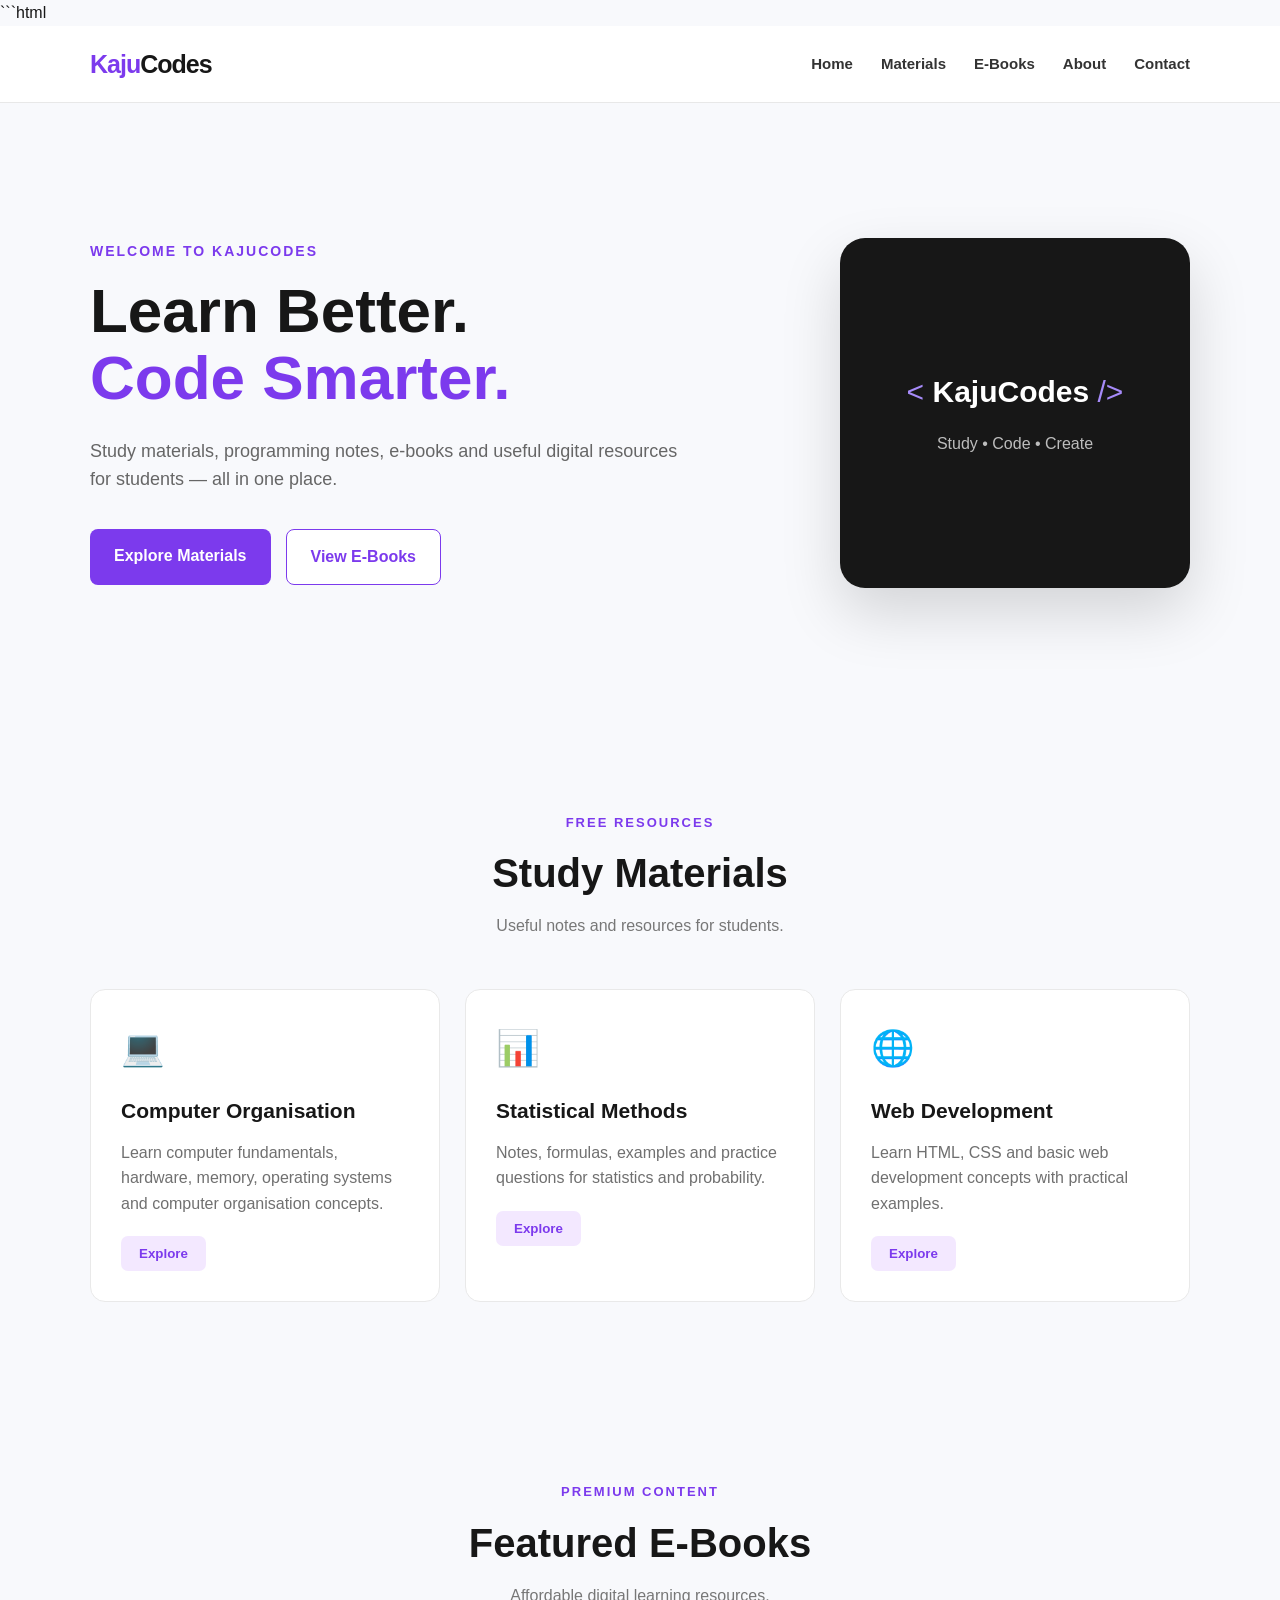
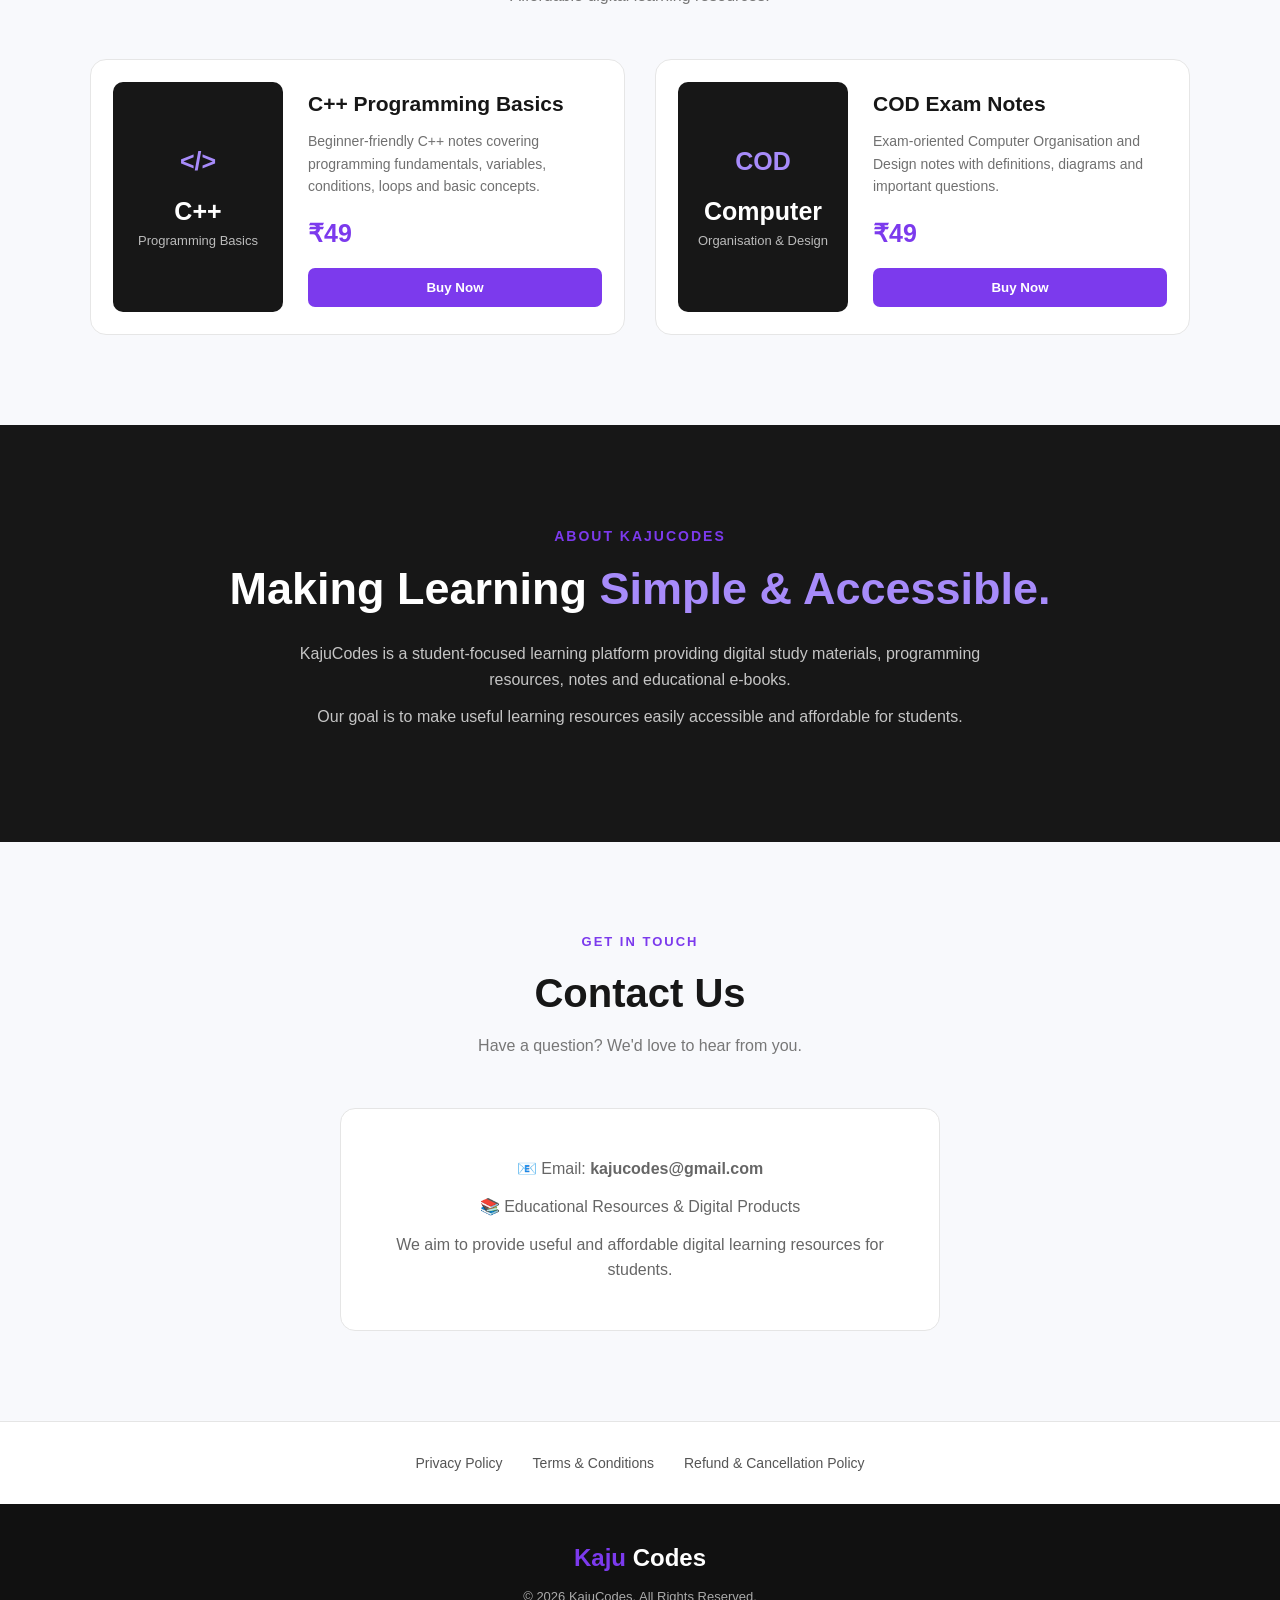
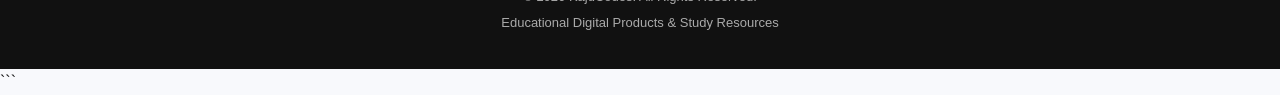
<file: index.html>
```html
<!DOCTYPE html>
<html lang="en">

<head>
    <meta charset="UTF-8">
    <meta name="viewport" content="width=device-width, initial-scale=1.0">

    <title>KajuCodes | Study Materials & E-Books</title>

    <link rel="stylesheet" href="style.css">
</head>

<body>

    <!-- ================= NAVBAR ================= -->

    <header>
        <nav class="navbar">

            <div class="logo">
                <span>Kaju</span>Codes
            </div>

            <div class="nav-links">

                <a href="#home">Home</a>

                <a href="#materials">Materials</a>

                <a href="#ebooks">E-Books</a>

                <a href="#about">About</a>

                <a href="#contact">Contact</a>

            </div>

        </nav>
    </header>


    <!-- ================= HERO SECTION ================= -->

    <section id="home" class="hero">

        <div class="hero-content">

            <p class="small-title">
                WELCOME TO KAJUCODES
            </p>

            <h1>
                Learn Better.<br>
                <span>Code Smarter.</span>
            </h1>

            <p>
                Study materials, programming notes, e-books and
                useful digital resources for students — all in one place.
            </p>

            <div class="hero-buttons">

                <a href="#materials" class="btn primary-btn">
                    Explore Materials
                </a>

                <a href="#ebooks" class="btn secondary-btn">
                    View E-Books
                </a>

            </div>

        </div>


        <div class="hero-card">

            <div class="code-box">

                <span>&lt;</span>

                <strong>KajuCodes</strong>

                <span>/&gt;</span>

            </div>

            <p>
                Study • Code • Create
            </p>

        </div>

    </section>


    <!-- ================= STUDY MATERIALS ================= -->

    <section id="materials" class="section">

        <div class="section-heading">

            <p>
                FREE RESOURCES
            </p>

            <h2>
                Study Materials
            </h2>

            <span>
                Useful notes and resources for students.
            </span>

        </div>


        <div class="cards">


            <!-- COD -->

            <div class="card">

                <div class="icon">
                    💻
                </div>

                <h3>
                    Computer Organisation
                </h3>

                <p>
                    Learn computer fundamentals, hardware,
                    memory, operating systems and computer
                    organisation concepts.
                </p>

                <button onclick="showMessage()">
                    Explore
                </button>

            </div>


            <!-- STATISTICS -->

            <div class="card">

                <div class="icon">
                    📊
                </div>

                <h3>
                    Statistical Methods
                </h3>

                <p>
                    Notes, formulas, examples and practice
                    questions for statistics and probability.
                </p>

                <button onclick="showMessage()">
                    Explore
                </button>

            </div>


            <!-- WEB DEVELOPMENT -->

            <div class="card">

                <div class="icon">
                    🌐
                </div>

                <h3>
                    Web Development
                </h3>

                <p>
                    Learn HTML, CSS and basic web development
                    concepts with practical examples.
                </p>

                <button onclick="showMessage()">
                    Explore
                </button>

            </div>


        </div>

    </section>


    <!-- ================= E-BOOKS ================= -->

    <section id="ebooks" class="section ebooks-section">

        <div class="section-heading">

            <p>
                PREMIUM CONTENT
            </p>

            <h2>
                Featured E-Books
            </h2>

            <span>
                Affordable digital learning resources.
            </span>

        </div>


        <div class="ebook-container">


            <!-- C++ EBOOK -->

            <div class="ebook-card">

                <div class="ebook-cover">

                    <span>
                        &lt;/&gt;
                    </span>

                    <h3>
                        C++
                    </h3>

                    <p>
                        Programming Basics
                    </p>

                </div>


                <div class="ebook-info">

                    <h3>
                        C++ Programming Basics
                    </h3>

                    <p>
                        Beginner-friendly C++ notes covering
                        programming fundamentals, variables,
                        conditions, loops and basic concepts.
                    </p>

                    <div class="price">
                        ₹49
                    </div>

                    <button
                        class="buy-btn"
                        onclick="buyProduct('C++ Programming Basics')">

                        Buy Now

                    </button>

                </div>

            </div>



            <!-- COD EBOOK -->

            <div class="ebook-card">

                <div class="ebook-cover">

                    <span>
                        COD
                    </span>

                    <h3>
                        Computer
                    </h3>

                    <p>
                        Organisation & Design
                    </p>

                </div>


                <div class="ebook-info">

                    <h3>
                        COD Exam Notes
                    </h3>

                    <p>
                        Exam-oriented Computer Organisation
                        and Design notes with definitions,
                        diagrams and important questions.
                    </p>

                    <div class="price">
                        ₹49
                    </div>

                    <button
                        class="buy-btn"
                        onclick="buyProduct('COD Exam Notes')">

                        Buy Now

                    </button>

                </div>

            </div>


        </div>

    </section>


    <!-- ================= ABOUT ================= -->

    <section id="about" class="about-section">

        <div class="about-content">

            <p class="small-title">
                ABOUT KAJUCODES
            </p>

            <h2>
                Making Learning
                <span>Simple & Accessible.</span>
            </h2>

            <p>
                KajuCodes is a student-focused learning platform
                providing digital study materials, programming
                resources, notes and educational e-books.
            </p>

            <p>
                Our goal is to make useful learning resources
                easily accessible and affordable for students.
            </p>

        </div>

    </section>


    <!-- ================= CONTACT ================= -->

    <section id="contact" class="section contact-section">

        <div class="section-heading">

            <p>
                GET IN TOUCH
            </p>

            <h2>
                Contact Us
            </h2>

            <span>
                Have a question? We'd love to hear from you.
            </span>

        </div>


        <div class="contact-box">

            <p>
                📧 Email:
                <strong>
                    kajucodes@gmail.com
                </strong>
            </p>

            <p>
                📚 Educational Resources & Digital Products
            </p>

            <p>
                We aim to provide useful and affordable
                digital learning resources for students.
            </p>

        </div>

    </section>


    <!-- ================= POLICIES ================= -->

    <section class="policies">

        <a href="privacy.html">
            Privacy Policy
        </a>

        <a href="terms.html">
            Terms & Conditions
        </a>

        <a href="refund.html">
            Refund & Cancellation Policy
        </a>

    </section>


    <!-- ================= FOOTER ================= -->

    <footer>

        <div class="footer-logo">

            <span>
                Kaju
            </span>Codes

        </div>

        <p>
            © 2026 KajuCodes. All Rights Reserved.
        </p>

        <p>
            Educational Digital Products & Study Resources
        </p>

    </footer>


    <!-- ================= JAVASCRIPT ================= -->

    <script src="script.js"></script>

</body>

</html>
```
</file>
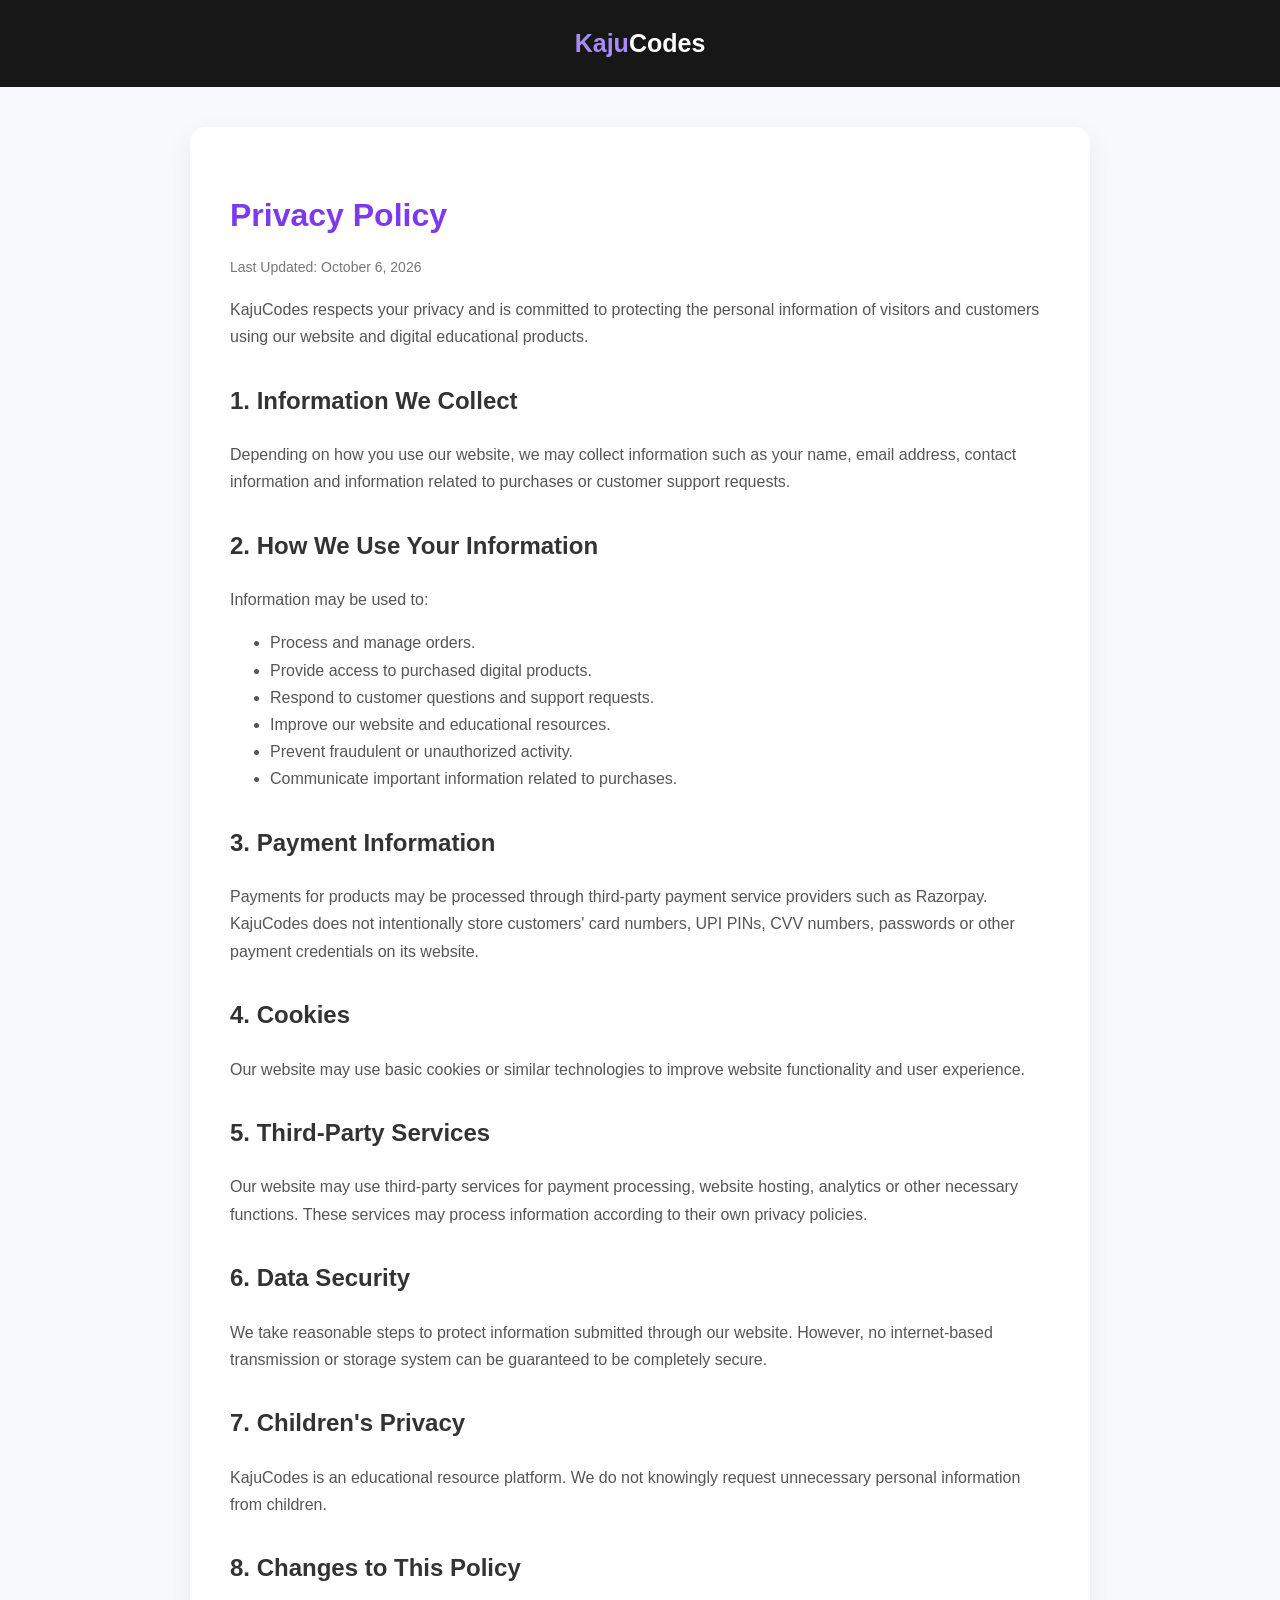
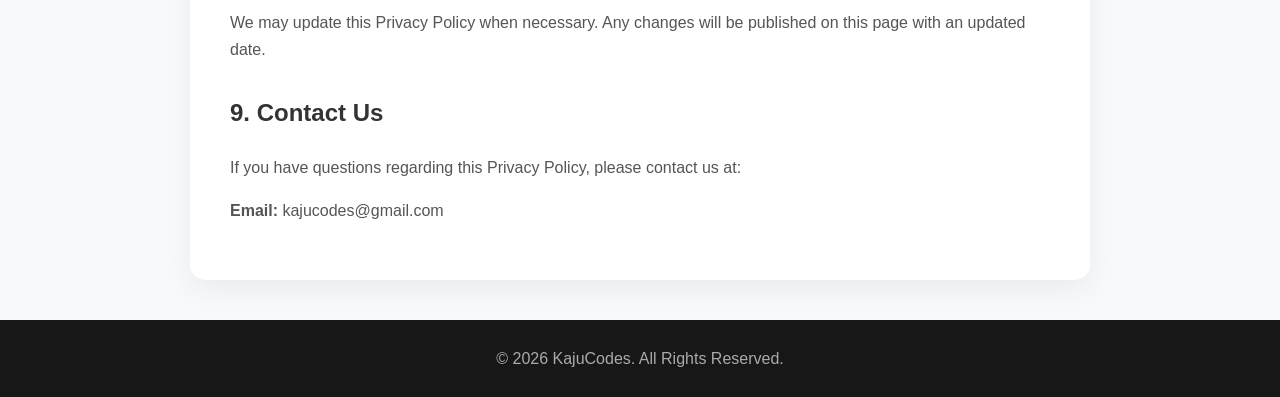
<file: privacy.html>
<!DOCTYPE html>
<html lang="en">
<head>
    <meta charset="UTF-8">
    <meta name="viewport" content="width=device-width, initial-scale=1.0">

    <title>Privacy Policy | KajuCodes</title>

    <style>
        * {
            box-sizing: border-box;
        }

        body {
            margin: 0;
            font-family: Arial, Helvetica, sans-serif;
            background: #f8f9fc;
            color: #222;
            line-height: 1.7;
        }

        header {
            background: #171717;
            padding: 22px;
            text-align: center;
        }

        header a {
            color: white;
            text-decoration: none;
            font-size: 25px;
            font-weight: bold;
        }

        header span {
            color: #a78bfa;
        }

        .container {
            max-width: 900px;
            margin: 40px auto;
            padding: 40px;
            background: white;
            border-radius: 15px;
            box-shadow: 0 10px 30px rgba(0,0,0,0.06);
        }

        h1 {
            color: #7c3aed;
            margin-bottom: 10px;
        }

        h2 {
            margin-top: 30px;
            color: #333;
        }

        p, li {
            color: #555;
        }

        .updated {
            color: #777;
            font-size: 14px;
        }

        a {
            color: #7c3aed;
        }

        footer {
            text-align: center;
            background: #171717;
            color: #aaa;
            padding: 25px;
            margin-top: 40px;
        }

        @media (max-width: 600px) {
            .container {
                margin: 20px;
                padding: 25px;
            }
        }
    </style>
</head>

<body>

<header>
    <a href="index.html">
        <span>Kaju</span>Codes
    </a>
</header>

<div class="container">

    <h1>Privacy Policy</h1>

    <p class="updated">
        Last Updated: October 6, 2026
    </p>

    <p>
        KajuCodes respects your privacy and is committed to protecting
        the personal information of visitors and customers using our
        website and digital educational products.
    </p>

    <h2>1. Information We Collect</h2>

    <p>
        Depending on how you use our website, we may collect information
        such as your name, email address, contact information and
        information related to purchases or customer support requests.
    </p>

    <h2>2. How We Use Your Information</h2>

    <p>
        Information may be used to:
    </p>

    <ul>
        <li>Process and manage orders.</li>
        <li>Provide access to purchased digital products.</li>
        <li>Respond to customer questions and support requests.</li>
        <li>Improve our website and educational resources.</li>
        <li>Prevent fraudulent or unauthorized activity.</li>
        <li>Communicate important information related to purchases.</li>
    </ul>

    <h2>3. Payment Information</h2>

    <p>
        Payments for products may be processed through third-party
        payment service providers such as Razorpay. KajuCodes does not
        intentionally store customers' card numbers, UPI PINs, CVV
        numbers, passwords or other payment credentials on its website.
    </p>

    <h2>4. Cookies</h2>

    <p>
        Our website may use basic cookies or similar technologies to
        improve website functionality and user experience.
    </p>

    <h2>5. Third-Party Services</h2>

    <p>
        Our website may use third-party services for payment processing,
        website hosting, analytics or other necessary functions.
        These services may process information according to their own
        privacy policies.
    </p>

    <h2>6. Data Security</h2>

    <p>
        We take reasonable steps to protect information submitted through
        our website. However, no internet-based transmission or storage
        system can be guaranteed to be completely secure.
    </p>

    <h2>7. Children's Privacy</h2>

    <p>
        KajuCodes is an educational resource platform. We do not
        knowingly request unnecessary personal information from children.
    </p>

    <h2>8. Changes to This Policy</h2>

    <p>
        We may update this Privacy Policy when necessary. Any changes
        will be published on this page with an updated date.
    </p>

    <h2>9. Contact Us</h2>

    <p>
        If you have questions regarding this Privacy Policy, please
        contact us at:
    </p>

    <p>
        <strong>Email:</strong>
        kajucodes@gmail.com
    </p>

</div>

<footer>
    © 2026 KajuCodes. All Rights Reserved.
</footer>

</body>
</html>
</file>
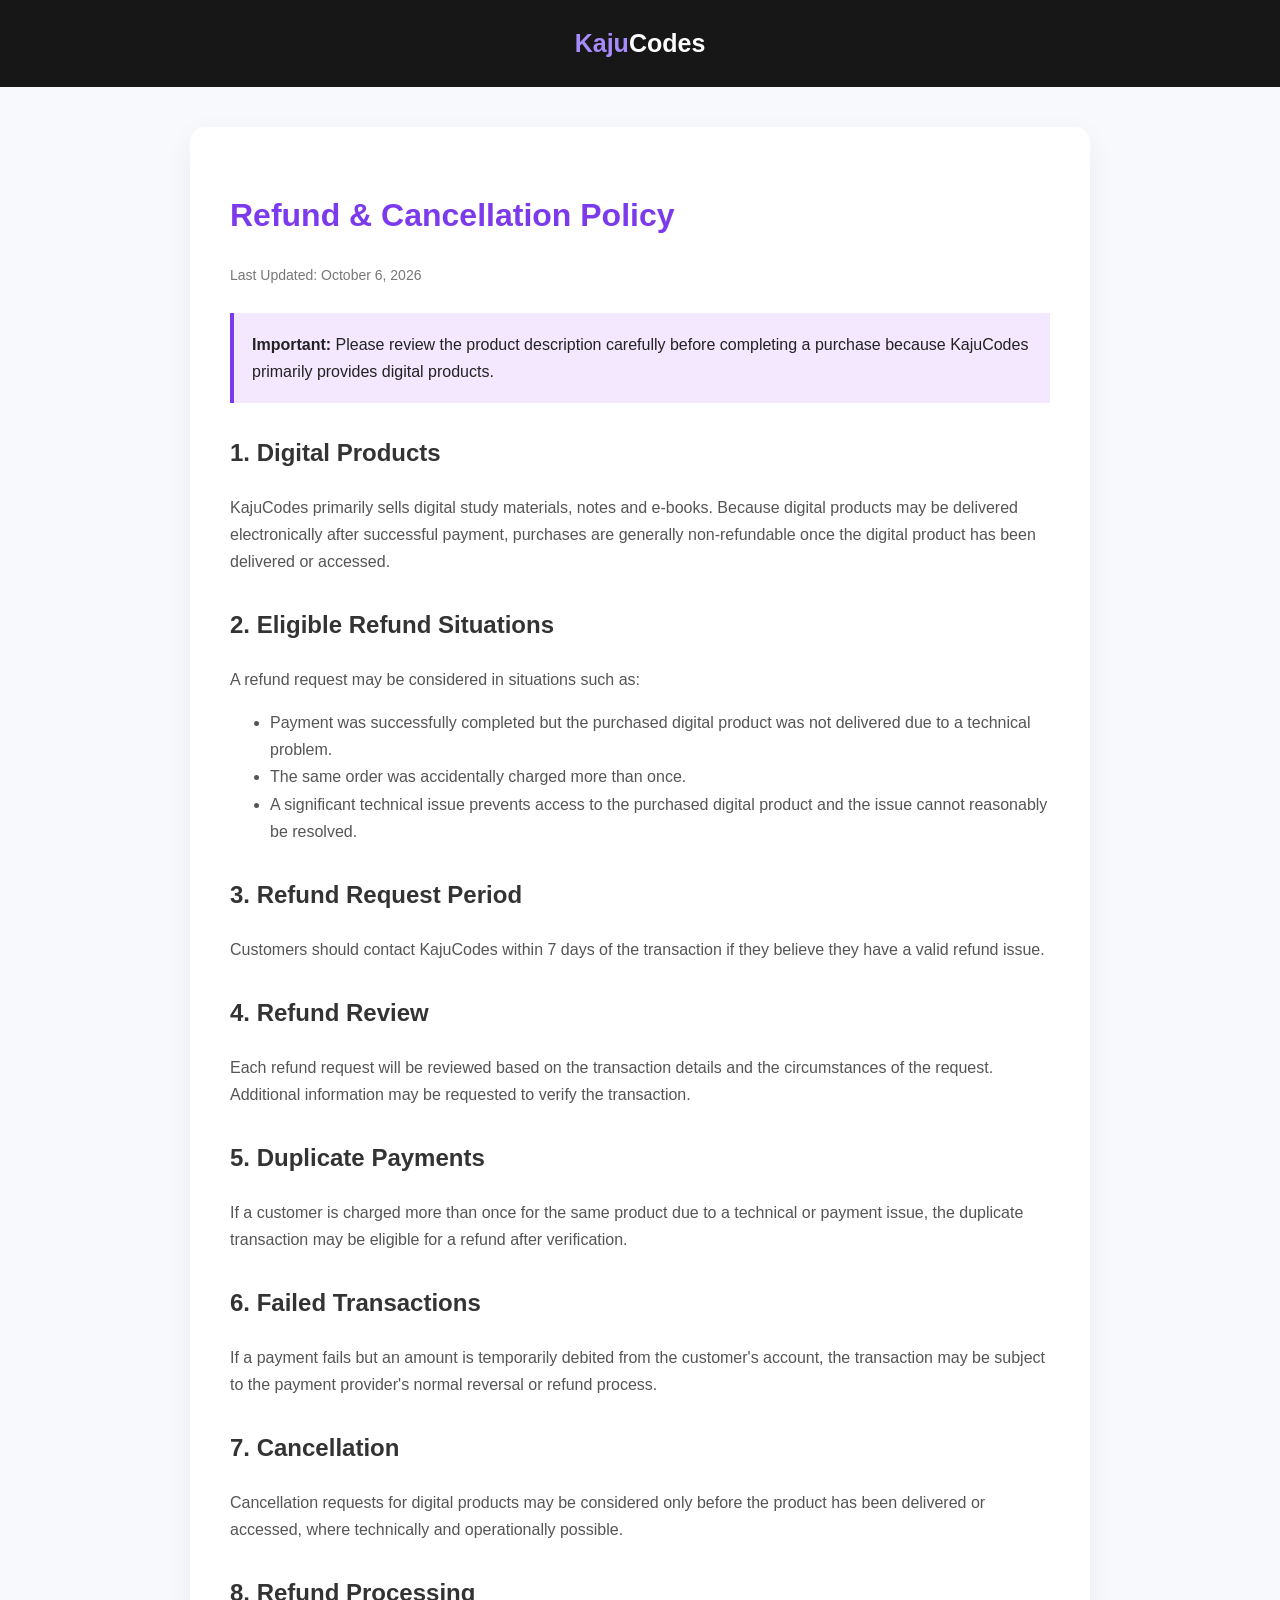
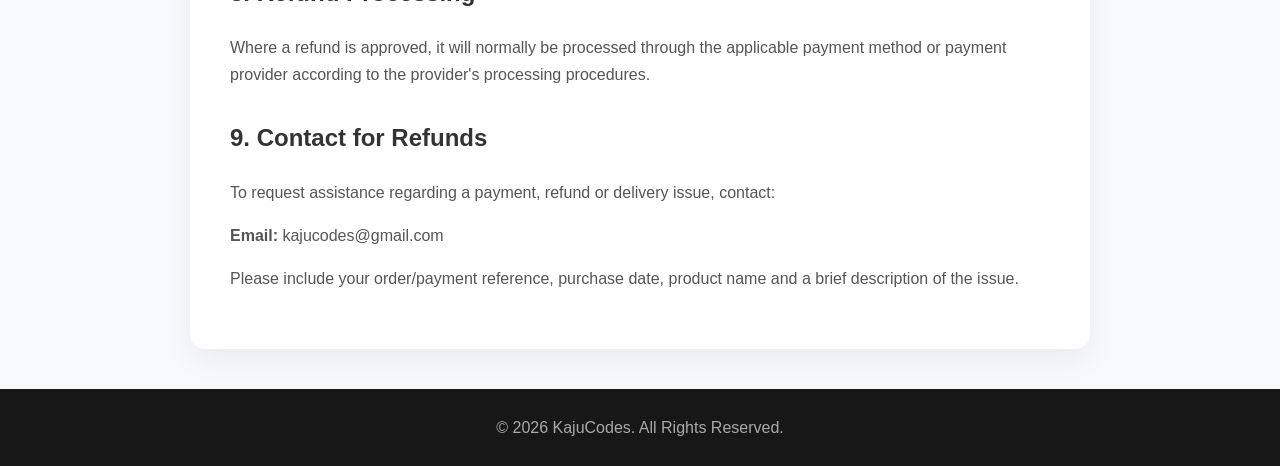
<file: refund.html>
<!DOCTYPE html>
<html lang="en">
<head>
    <meta charset="UTF-8">
    <meta name="viewport" content="width=device-width, initial-scale=1.0">

    <title>Refund & Cancellation Policy | KajuCodes</title>

    <style>
        * {
            box-sizing: border-box;
        }

        body {
            margin: 0;
            font-family: Arial, Helvetica, sans-serif;
            background: #f8f9fc;
            color: #222;
            line-height: 1.7;
        }

        header {
            background: #171717;
            padding: 22px;
            text-align: center;
        }

        header a {
            color: white;
            text-decoration: none;
            font-size: 25px;
            font-weight: bold;
        }

        header span {
            color: #a78bfa;
        }

        .container {
            max-width: 900px;
            margin: 40px auto;
            padding: 40px;
            background: white;
            border-radius: 15px;
            box-shadow: 0 10px 30px rgba(0,0,0,0.06);
        }

        h1 {
            color: #7c3aed;
        }

        h2 {
            margin-top: 30px;
            color: #333;
        }

        p, li {
            color: #555;
        }

        .updated {
            color: #777;
            font-size: 14px;
        }

        .important {
            background: #f3e8ff;
            border-left: 4px solid #7c3aed;
            padding: 18px;
            margin: 25px 0;
        }

        footer {
            text-align: center;
            background: #171717;
            color: #aaa;
            padding: 25px;
            margin-top: 40px;
        }

        @media (max-width: 600px) {
            .container {
                margin: 20px;
                padding: 25px;
            }
        }
    </style>
</head>

<body>

<header>
    <a href="index.html">
        <span>Kaju</span>Codes
    </a>
</header>

<div class="container">

    <h1>Refund & Cancellation Policy</h1>

    <p class="updated">
        Last Updated: October 6, 2026
    </p>

    <div class="important">
        <strong>Important:</strong>
        Please review the product description carefully before completing
        a purchase because KajuCodes primarily provides digital products.
    </div>

    <h2>1. Digital Products</h2>

    <p>
        KajuCodes primarily sells digital study materials, notes and
        e-books. Because digital products may be delivered electronically
        after successful payment, purchases are generally non-refundable
        once the digital product has been delivered or accessed.
    </p>

    <h2>2. Eligible Refund Situations</h2>

    <p>
        A refund request may be considered in situations such as:
    </p>

    <ul>
        <li>
            Payment was successfully completed but the purchased digital
            product was not delivered due to a technical problem.
        </li>

        <li>
            The same order was accidentally charged more than once.
        </li>

        <li>
            A significant technical issue prevents access to the purchased
            digital product and the issue cannot reasonably be resolved.
        </li>
    </ul>

    <h2>3. Refund Request Period</h2>

    <p>
        Customers should contact KajuCodes within 7 days of the
        transaction if they believe they have a valid refund issue.
    </p>

    <h2>4. Refund Review</h2>

    <p>
        Each refund request will be reviewed based on the transaction
        details and the circumstances of the request. Additional
        information may be requested to verify the transaction.
    </p>

    <h2>5. Duplicate Payments</h2>

    <p>
        If a customer is charged more than once for the same product due
        to a technical or payment issue, the duplicate transaction may
        be eligible for a refund after verification.
    </p>

    <h2>6. Failed Transactions</h2>

    <p>
        If a payment fails but an amount is temporarily debited from the
        customer's account, the transaction may be subject to the
        payment provider's normal reversal or refund process.
    </p>

    <h2>7. Cancellation</h2>

    <p>
        Cancellation requests for digital products may be considered only
        before the product has been delivered or accessed, where
        technically and operationally possible.
    </p>

    <h2>8. Refund Processing</h2>

    <p>
        Where a refund is approved, it will normally be processed through
        the applicable payment method or payment provider according to
        the provider's processing procedures.
    </p>

    <h2>9. Contact for Refunds</h2>

    <p>
        To request assistance regarding a payment, refund or delivery
        issue, contact:
    </p>

    <p>
        <strong>Email:</strong>
        kajucodes@gmail.com
    </p>

    <p>
        Please include your order/payment reference, purchase date,
        product name and a brief description of the issue.
    </p>

</div>

<footer>
    © 2026 KajuCodes. All Rights Reserved.
</footer>

</body>
</html>
</file>
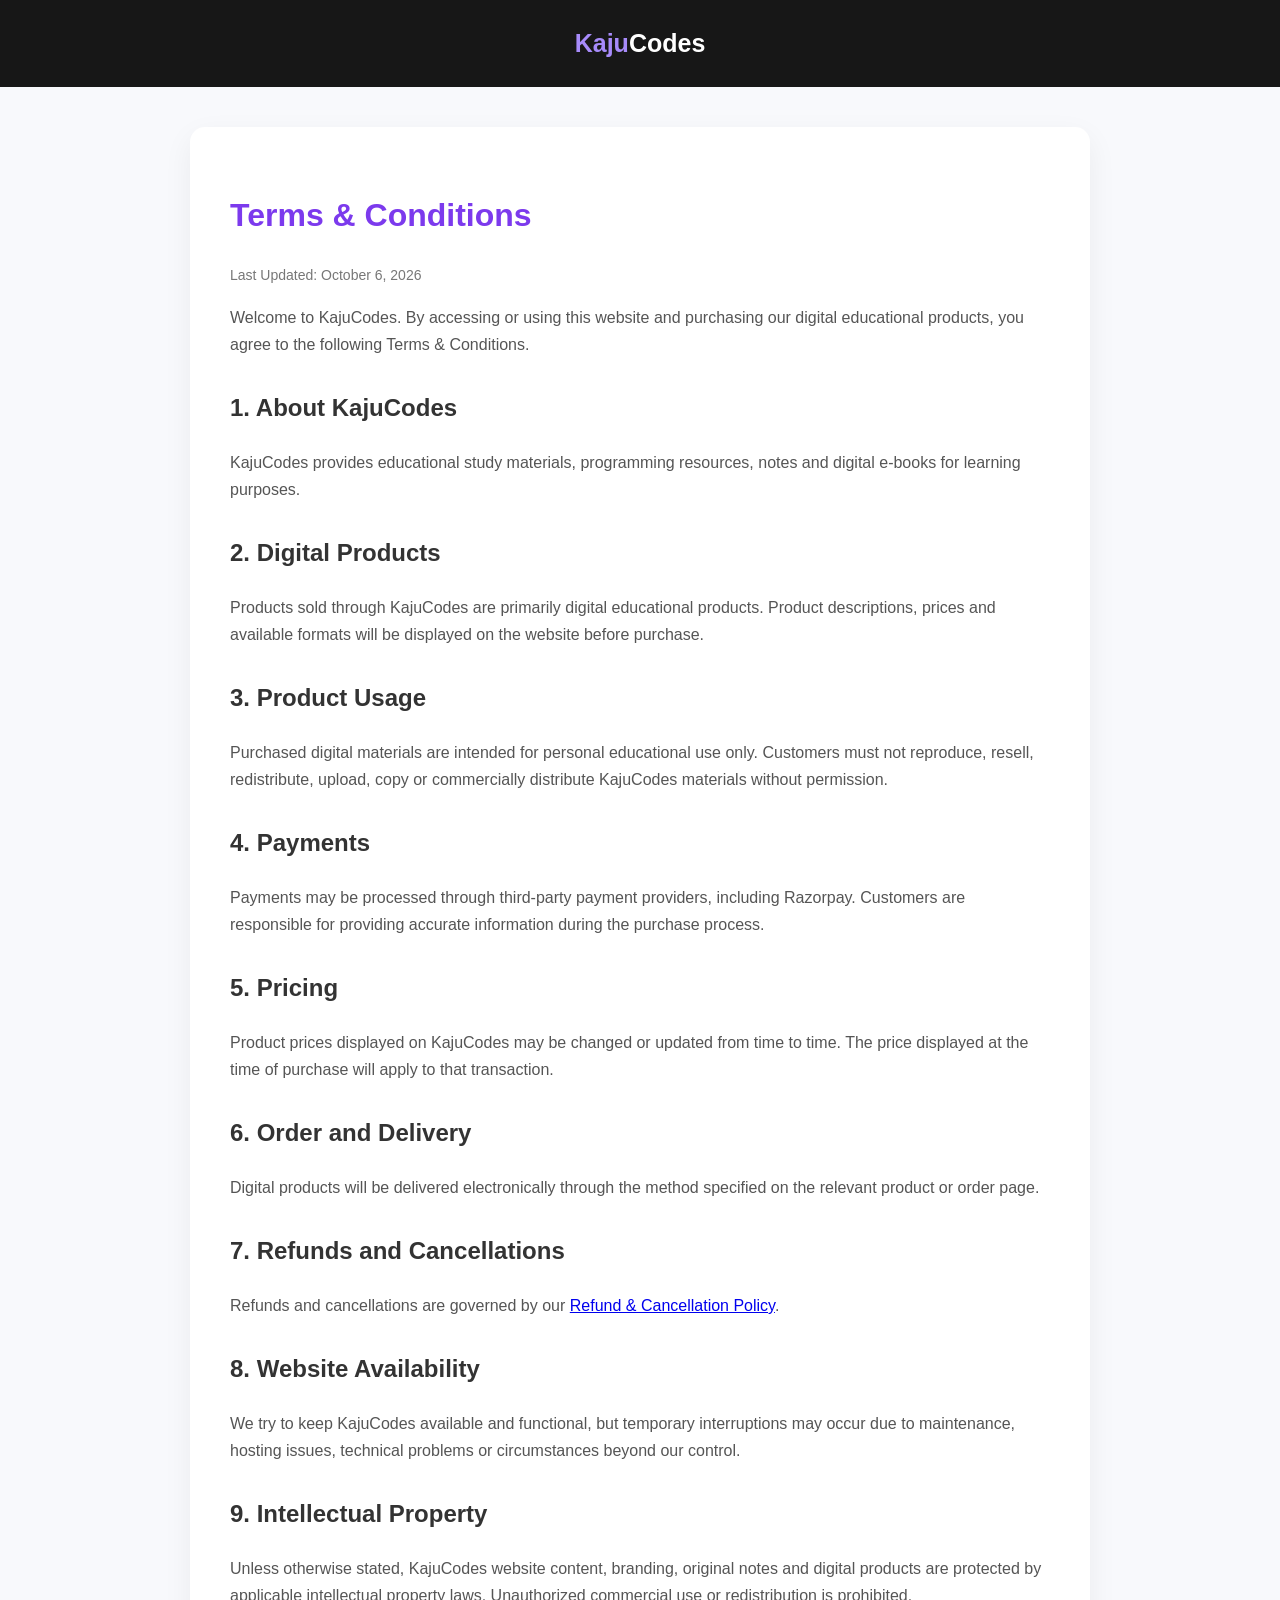
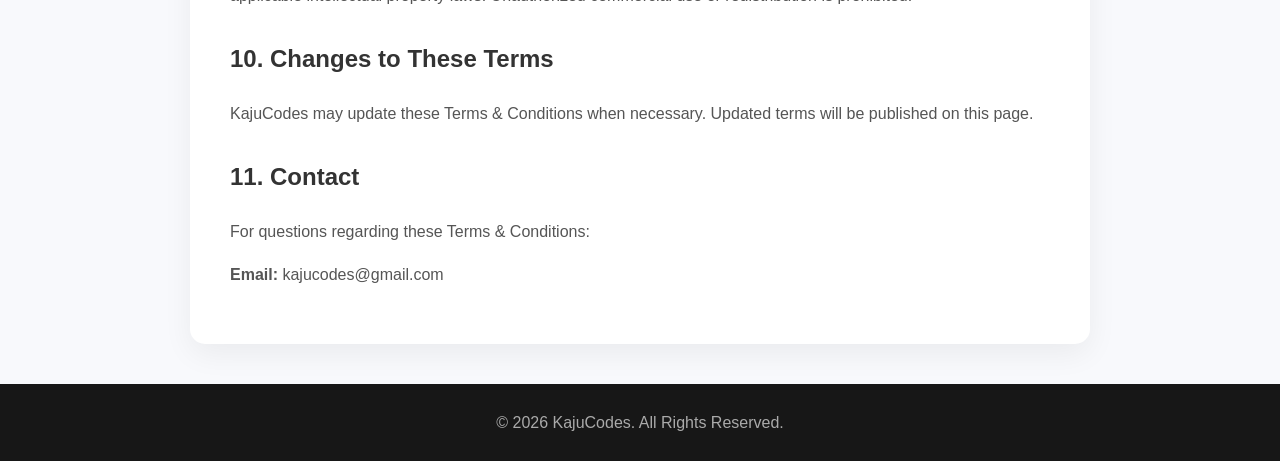
<file: terms.html>
<!DOCTYPE html>
<html lang="en">
<head>
    <meta charset="UTF-8">
    <meta name="viewport" content="width=device-width, initial-scale=1.0">

    <title>Terms & Conditions | KajuCodes</title>

    <style>
        * {
            box-sizing: border-box;
        }

        body {
            margin: 0;
            font-family: Arial, Helvetica, sans-serif;
            background: #f8f9fc;
            color: #222;
            line-height: 1.7;
        }

        header {
            background: #171717;
            padding: 22px;
            text-align: center;
        }

        header a {
            color: white;
            text-decoration: none;
            font-size: 25px;
            font-weight: bold;
        }

        header span {
            color: #a78bfa;
        }

        .container {
            max-width: 900px;
            margin: 40px auto;
            padding: 40px;
            background: white;
            border-radius: 15px;
            box-shadow: 0 10px 30px rgba(0,0,0,0.06);
        }

        h1 {
            color: #7c3aed;
        }

        h2 {
            margin-top: 30px;
            color: #333;
        }

        p, li {
            color: #555;
        }

        .updated {
            color: #777;
            font-size: 14px;
        }

        footer {
            text-align: center;
            background: #171717;
            color: #aaa;
            padding: 25px;
            margin-top: 40px;
        }

        @media (max-width: 600px) {
            .container {
                margin: 20px;
                padding: 25px;
            }
        }
    </style>
</head>

<body>

<header>
    <a href="index.html">
        <span>Kaju</span>Codes
    </a>
</header>

<div class="container">

    <h1>Terms & Conditions</h1>

    <p class="updated">
        Last Updated: October 6, 2026
    </p>

    <p>
        Welcome to KajuCodes. By accessing or using this website and
        purchasing our digital educational products, you agree to the
        following Terms & Conditions.
    </p>

    <h2>1. About KajuCodes</h2>

    <p>
        KajuCodes provides educational study materials, programming
        resources, notes and digital e-books for learning purposes.
    </p>

    <h2>2. Digital Products</h2>

    <p>
        Products sold through KajuCodes are primarily digital educational
        products. Product descriptions, prices and available formats
        will be displayed on the website before purchase.
    </p>

    <h2>3. Product Usage</h2>

    <p>
        Purchased digital materials are intended for personal educational
        use only. Customers must not reproduce, resell, redistribute,
        upload, copy or commercially distribute KajuCodes materials
        without permission.
    </p>

    <h2>4. Payments</h2>

    <p>
        Payments may be processed through third-party payment providers,
        including Razorpay. Customers are responsible for providing
        accurate information during the purchase process.
    </p>

    <h2>5. Pricing</h2>

    <p>
        Product prices displayed on KajuCodes may be changed or updated
        from time to time. The price displayed at the time of purchase
        will apply to that transaction.
    </p>

    <h2>6. Order and Delivery</h2>

    <p>
        Digital products will be delivered electronically through the
        method specified on the relevant product or order page.
    </p>

    <h2>7. Refunds and Cancellations</h2>

    <p>
        Refunds and cancellations are governed by our
        <a href="refund.html">Refund & Cancellation Policy</a>.
    </p>

    <h2>8. Website Availability</h2>

    <p>
        We try to keep KajuCodes available and functional, but temporary
        interruptions may occur due to maintenance, hosting issues,
        technical problems or circumstances beyond our control.
    </p>

    <h2>9. Intellectual Property</h2>

    <p>
        Unless otherwise stated, KajuCodes website content, branding,
        original notes and digital products are protected by applicable
        intellectual property laws. Unauthorized commercial use or
        redistribution is prohibited.
    </p>

    <h2>10. Changes to These Terms</h2>

    <p>
        KajuCodes may update these Terms & Conditions when necessary.
        Updated terms will be published on this page.
    </p>

    <h2>11. Contact</h2>

    <p>
        For questions regarding these Terms & Conditions:
    </p>

    <p>
        <strong>Email:</strong>
        kajucodes@gmail.com
    </p>

</div>

<footer>
    © 2026 KajuCodes. All Rights Reserved.
</footer>

</body>
</html>
</file>
<file: style.css>
* {
    margin: 0;
    padding: 0;
    box-sizing: border-box;
    scroll-behavior: smooth;
}

body {
    font-family: Arial, Helvetica, sans-serif;
    background: #f8f9fc;
    color: #171717;
    line-height: 1.6;
}

/* NAVBAR */

header {
    background: #ffffff;
    border-bottom: 1px solid #e8e8e8;
    position: sticky;
    top: 0;
    z-index: 1000;
}

.navbar {
    max-width: 1150px;
    margin: auto;
    padding: 18px 25px;
    display: flex;
    justify-content: space-between;
    align-items: center;
}

.logo {
    font-size: 25px;
    font-weight: 800;
    letter-spacing: -1px;
}

.logo span,
.footer-logo span {
    color: #7c3aed;
}

.nav-links {
    display: flex;
    gap: 28px;
}

.nav-links a {
    text-decoration: none;
    color: #333;
    font-size: 15px;
    font-weight: 600;
}

.nav-links a:hover {
    color: #7c3aed;
}


/* HERO */

.hero {
    max-width: 1150px;
    margin: auto;
    min-height: 620px;
    padding: 80px 25px;
    display: flex;
    align-items: center;
    justify-content: space-between;
    gap: 50px;
}

.hero-content {
    max-width: 650px;
}

.small-title {
    color: #7c3aed;
    font-weight: 700;
    font-size: 14px;
    letter-spacing: 2px;
    margin-bottom: 15px;
}

.hero h1 {
    font-size: 62px;
    line-height: 1.08;
    margin-bottom: 25px;
}

.hero h1 span {
    color: #7c3aed;
}

.hero-content > p:not(.small-title) {
    color: #666;
    font-size: 18px;
    max-width: 600px;
}

.hero-buttons {
    margin-top: 35px;
    display: flex;
    gap: 15px;
}

.btn {
    display: inline-block;
    padding: 14px 24px;
    border-radius: 8px;
    text-decoration: none;
    font-weight: 700;
}

.primary-btn {
    background: #7c3aed;
    color: white;
}

.primary-btn:hover {
    background: #6d28d9;
}

.secondary-btn {
    border: 1px solid #7c3aed;
    color: #7c3aed;
    background: white;
}

.secondary-btn:hover {
    background: #f3e8ff;
}


/* HERO CARD */

.hero-card {
    width: 350px;
    height: 350px;
    border-radius: 25px;
    background: #171717;
    color: white;
    display: flex;
    flex-direction: column;
    align-items: center;
    justify-content: center;
    box-shadow: 0 25px 60px rgba(0,0,0,0.15);
}

.code-box {
    font-size: 30px;
    margin-bottom: 15px;
}

.code-box span {
    color: #a78bfa;
}

.hero-card p {
    color: #bdbdbd;
}


/* GENERAL SECTION */

.section {
    max-width: 1150px;
    margin: auto;
    padding: 90px 25px;
}

.section-heading {
    text-align: center;
    margin-bottom: 50px;
}

.section-heading p {
    color: #7c3aed;
    font-size: 13px;
    font-weight: 700;
    letter-spacing: 2px;
}

.section-heading h2 {
    font-size: 40px;
    margin: 8px 0;
}

.section-heading span {
    color: #777;
}


/* MATERIAL CARDS */

.cards {
    display: grid;
    grid-template-columns: repeat(3, 1fr);
    gap: 25px;
}

.card {
    background: white;
    padding: 30px;
    border-radius: 15px;
    border: 1px solid #e9e9e9;
    transition: 0.3s;
}

.card:hover {
    transform: translateY(-7px);
    box-shadow: 0 15px 35px rgba(0,0,0,0.08);
}

.icon {
    font-size: 35px;
    margin-bottom: 18px;
}

.card h3 {
    font-size: 21px;
    margin-bottom: 12px;
}

.card p {
    color: #707070;
    margin-bottom: 20px;
}

.card button {
    border: none;
    background: #f3e8ff;
    color: #7c3aed;
    padding: 10px 18px;
    border-radius: 7px;
    font-weight: 700;
    cursor: pointer;
}


/* EBOOK SECTION */

.ebooks-section {
    background: #f8f9fc;
}

.ebook-container {
    display: grid;
    grid-template-columns: repeat(2, 1fr);
    gap: 30px;
}

.ebook-card {
    background: white;
    border: 1px solid #e6e6e6;
    border-radius: 16px;
    padding: 22px;
    display: flex;
    gap: 25px;
    align-items: center;
}

.ebook-cover {
    min-width: 170px;
    height: 230px;
    background: #171717;
    color: white;
    border-radius: 10px;
    padding: 25px 18px;
    display: flex;
    flex-direction: column;
    justify-content: center;
    text-align: center;
}

.ebook-cover span {
    color: #a78bfa;
    font-size: 25px;
    font-weight: bold;
}

.ebook-cover h3 {
    margin-top: 10px;
    font-size: 25px;
}

.ebook-cover p {
    color: #bbb;
    font-size: 13px;
}

.ebook-info h3 {
    font-size: 21px;
    margin-bottom: 10px;
}

.ebook-info p {
    color: #707070;
    font-size: 14px;
}

.price {
    font-size: 25px;
    font-weight: 800;
    color: #7c3aed;
    margin: 15px 0;
}

.buy-btn {
    width: 100%;
    padding: 12px;
    border: none;
    border-radius: 7px;
    background: #7c3aed;
    color: white;
    font-weight: 700;
    cursor: pointer;
}

.buy-btn:hover {
    background: #6d28d9;
}


/* ABOUT */

.about-section {
    background: #171717;
    color: white;
    padding: 100px 25px;
}

.about-content {
    max-width: 850px;
    margin: auto;
    text-align: center;
}

.about-content h2 {
    font-size: 45px;
    line-height: 1.2;
    margin-bottom: 25px;
}

.about-content h2 span {
    color: #a78bfa;
}

.about-content p:not(.small-title) {
    color: #c5c5c5;
    margin: 12px auto;
    max-width: 700px;
}


/* CONTACT */

.contact-box {
    max-width: 600px;
    margin: auto;
    background: white;
    border: 1px solid #e5e5e5;
    border-radius: 15px;
    padding: 35px;
    text-align: center;
}

.contact-box p {
    margin: 12px;
    color: #666;
}


/* POLICIES */

.policies {
    padding: 30px 20px;
    display: flex;
    justify-content: center;
    gap: 30px;
    flex-wrap: wrap;
    background: white;
    border-top: 1px solid #e5e5e5;
}

.policies a {
    color: #555;
    text-decoration: none;
    font-size: 14px;
}

.policies a:hover {
    color: #7c3aed;
}


/* FOOTER */

footer {
    background: #111;
    color: white;
    text-align: center;
    padding: 35px 20px;
}

.footer-logo {
    font-size: 24px;
    font-weight: 800;
    margin-bottom: 10px;
}

footer p {
    color: #aaa;
    font-size: 13px;
    margin-top: 5px;
}


/* MOBILE */

@media (max-width: 850px) {

    .nav-links {
        display: none;
    }

    .hero {
        flex-direction: column;
        text-align: center;
        padding-top: 60px;
    }

    .hero h1 {
        font-size: 45px;
    }

    .hero-buttons {
        justify-content: center;
        flex-wrap: wrap;
    }

    .hero-card {
        width: 300px;
        height: 300px;
    }

    .cards {
        grid-template-columns: 1fr;
    }

    .ebook-container {
        grid-template-columns: 1fr;
    }

    .ebook-card {
        flex-direction: column;
    }

    .ebook-cover {
        width: 100%;
    }

    .about-content h2 {
        font-size: 35px;
    }
}
</file>
